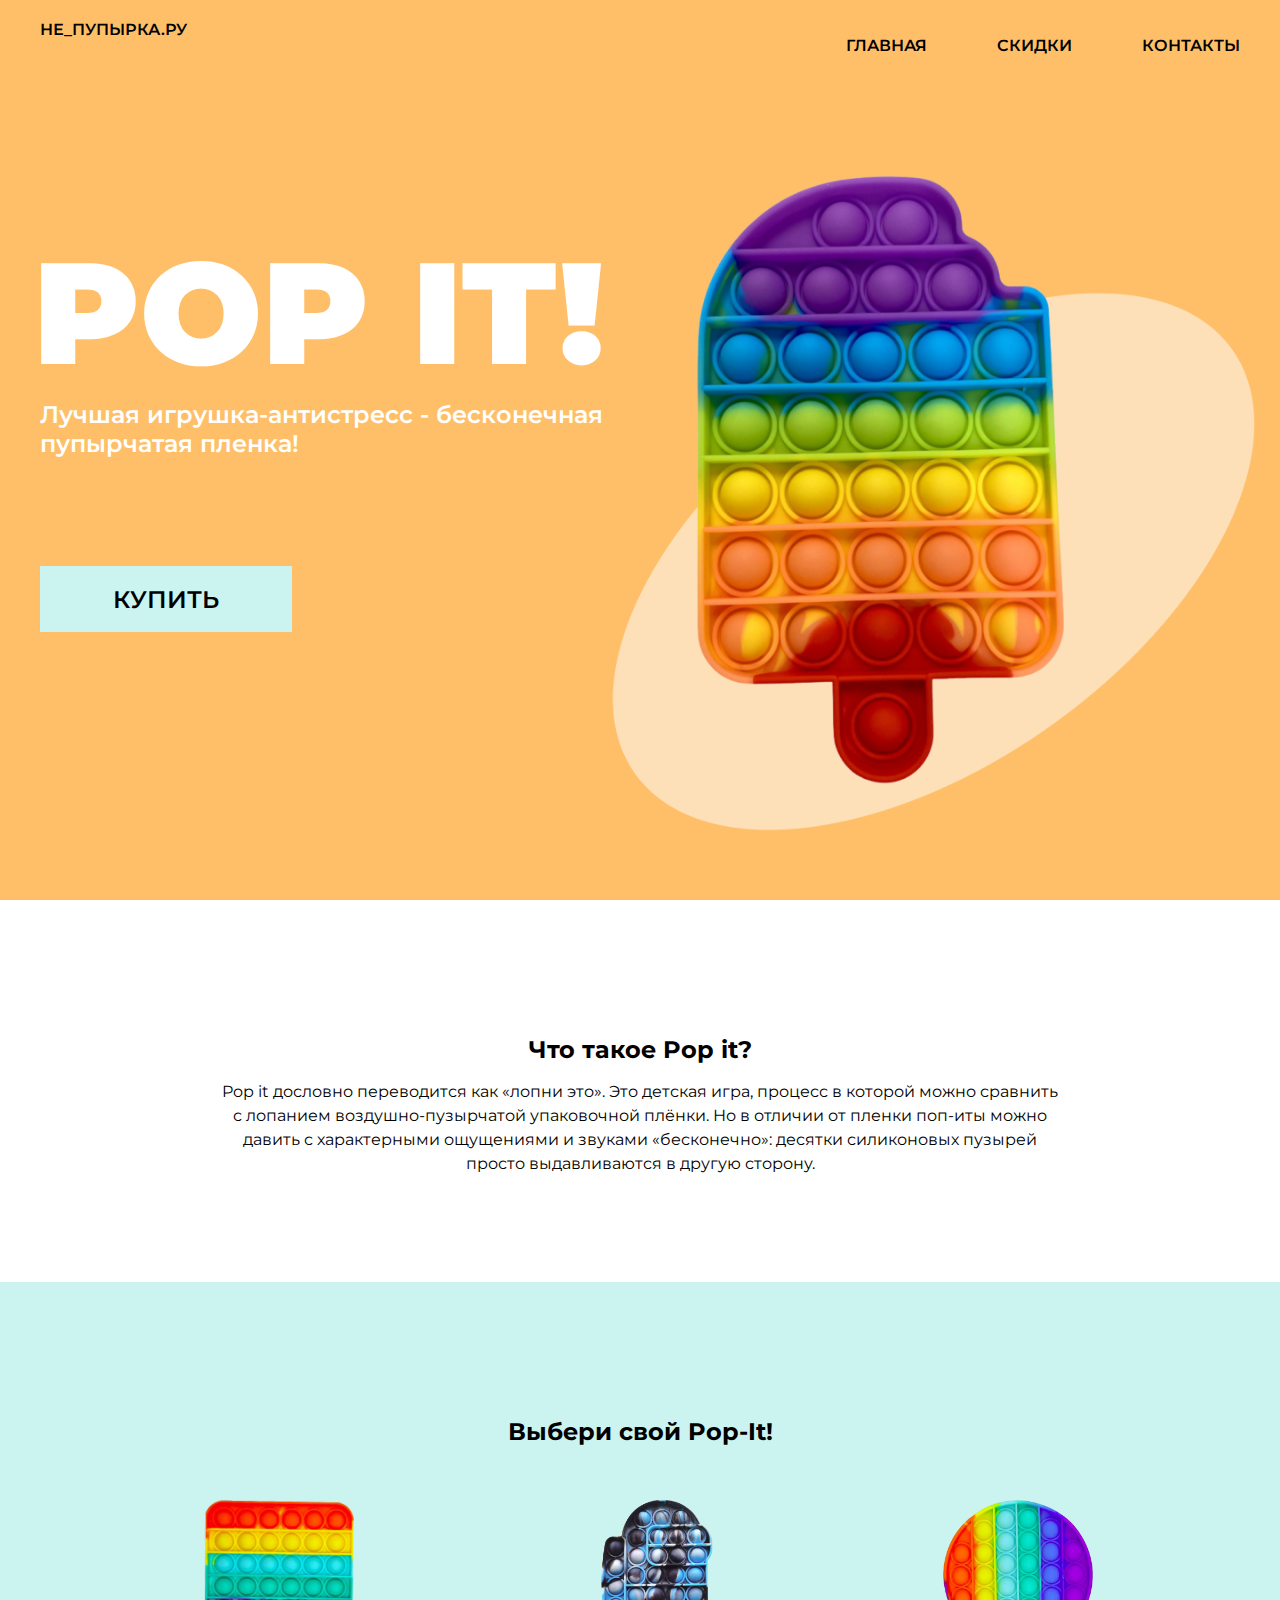
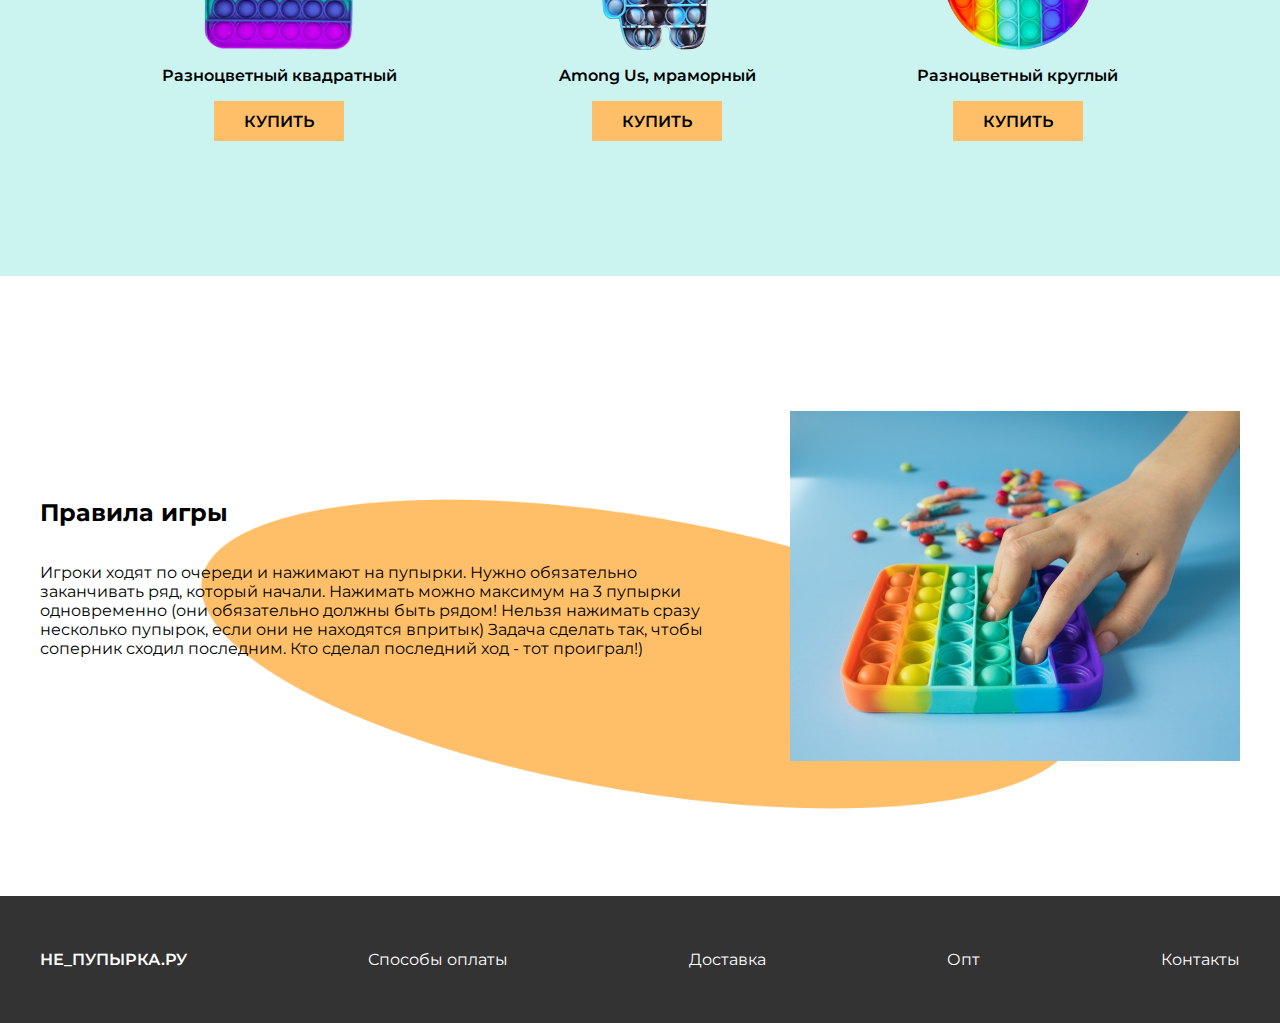
<file: TEST/templates/index.html>
<!DOCTYPE html>
<html lang="en">
<head>
    <meta charset="UTF-8">
    <meta http-equiv="X-UA-Compatible" content="IE=edge">
    <meta name="viewport" content="width=device-width, initial-scale=1.0">
    <title>PopIt</title>
    <link rel="stylesheet" href="../static/style.css">
</head>
<body>
    <header>
        <div class="window_size">
            <div class="headerInner">
                <a class="logo" href="/">НЕ_ПУПЫРКА.РУ</a>
                <nav>
                    <ul>
                        <li><a class="menu" href="/">ГЛАВНАЯ</a></li>
                        <li><a class="menu" href="/specialoffer">СКИДКИ</a></li>
                        <li><a class="menu" href="/contacts">КОНТАКТЫ</a></li>
                    </ul>
                </nav>
            </div>    
        </div>
    </header>
    <main>
        <section class="banner">
            <div class="window_size">
                <div class="banner_first">
                    <h1>POP IT!</h1>
                    <p class="banner_first__text">Лучшая игрушка-антистресс - бесконечная</p>
                    <p class="banner_first__text">пупырчатая пленка!</p>
                    <a class="banner_first_buy" href="/buy">КУПИТЬ</a>
                </div>  
            </div>   
        </section>
        <section class="popit">
            <div class="window_size">
                <div class="popit_banner">
                    <h2>Что такое Pop it?</h2>
                    <p class="popit_banner__info">Pop it дословно переводится как «лопни это». Это детская игра, процесс в которой можно сравнить с лопанием воздушно-пузырчатой упаковочной плёнки. Но в отличии от пленки поп-иты можно давить с характерными ощущениями и звуками «бесконечно»: десятки силиконовых пузырей просто выдавливаются в другую сторону.</p>
                </div>
            </div>
        </section>  
        <section>
            <div class="buy_wrapper">
                    <h2>Выбери свой Pop-It!</h2>
                    <div class="buy_grid">  
                        <div class="buy_grid__item">
                            <img class="buy_grid__item_product" src="../static/images/square.png">
                            <p>Разноцветный квадратный</p>
                            <a class="buy_grid__item_buy" href="/buy">КУПИТЬ</a>
                        </div>
                        <div class="buy_grid__item">
                            <img class="buy_grid__item_product" src="../static/images/amongus.png">
                            <p>Among Us, мраморный</p>
                            <a class="buy_grid__item_buy" href="/buy">КУПИТЬ</a>
                        </div>
                        <div class="buy_grid__item">
                            <img class="buy_grid__item_product" src="../static/images/round.png">
                            <p>Разноцветный круглый</p>
                            <a class="buy_grid__item_buy" href="/buy">КУПИТЬ</a>
                        </div>
                </div>
            </div>
        </section>
        <section>
            <div class="window_size">
                <div class="rules">    
                    <div class="rules_inner">
                        <h2>Правила игры</h2>
                        <p class="rules_text">
                            Игроки ходят по очереди и нажимают на пупырки. Нужно обязательно заканчивать ряд, который начали. Нажимать можно максимум на 3 пупырки одновременно (они обязательно должны быть рядом! Нельзя нажимать сразу несколько пупырок, если они не находятся впритык) Задача сделать так, чтобы соперник сходил последним. Кто сделал последний ход - тот проиграл!)
                        </p>
                    </div>
                    <img class="rules_photo" src="../static/images/photo.jpg">
                </div>
            </div>    
        </section>                
    </main>
    <footer>
        <div class="window_size">
            <div class="footer_inner">
                <p class="footer_inner__logo">НЕ_ПУПЫРКА.РУ</p>
                <a class="footer_inner__a" href="/">Способы оплаты</a>
                <a class="footer_inner__a" href="/">Доставка</a>
                <a class="footer_inner__a" href="/">Опт</a>
                <a class="footer_inner__a" href="/contacts">Контакты</a>
            </div>
        </div>    
    </footer>
</body>
</html>
</file>
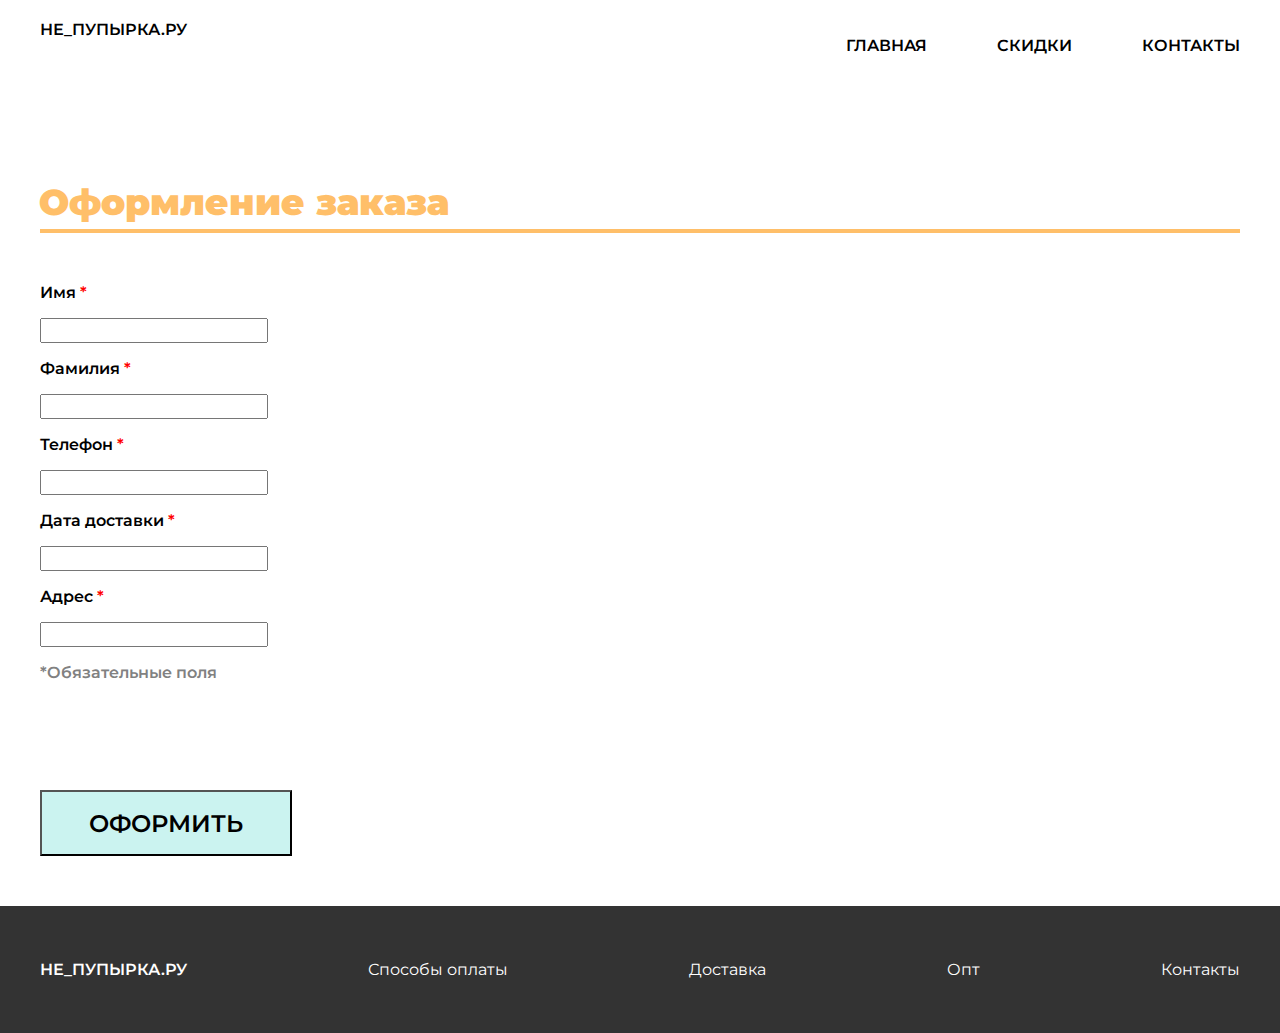
<file: TEST/templates/buy.html>
<!DOCTYPE html>
<html lang="en">
<head>
    <meta charset="UTF-8">
    <meta http-equiv="X-UA-Compatible" content="IE=edge">
    <meta name="viewport" content="width=device-width, initial-scale=1.0">
    <title>Купить PopIt</title>
    <link rel="stylesheet" href="../static/style.css">
</head>
<body>
    <header>
        <div class="window_size">
            <div class="headerInner">
                <a class="logo" href="/">НЕ_ПУПЫРКА.РУ</a>
                <nav>
                    <ul>
                        <li><a class="menu" href="/">ГЛАВНАЯ</a></li>
                        <li><a class="menu" href="/specialoffer">СКИДКИ</a></li>
                        <li><a class="menu" href="/contacts">КОНТАКТЫ</a></li>
                    </ul>
                </nav>
            </div>    
        </div>
    </header>
    <main>
        <section class="checkout_form">
            <div class="window_size">
                <div class="checkout_form_window">
                    <h1 class="checkout_form_window__buy_h1">Оформление заказа</h1>
                    <div class="checkout_form_window__line"></div>
                    <form action="#" name="newform" method="post">
                        <div class="formInputs">
                            <p class="">Имя<span class="red"> *</span></p>
                            <input type="text">
                            <p class="">Фамилия<span class="red"> *</span></p>
                            <input type="text">
                            <p class="">Телефон<span class="red"> *</span></p>
                            <input type="text">
                            <p class="">Дата доставки<span class="red"> *</span></p>
                            <input type="text">
                            <p class="">Адрес<span class="red"> *</span></p>
                            <input type="text">
                            <p class="checkout_form_window__line_info">*Обязательные поля</p>
                            <input class="checkout_form_window__line_buy" type="button" value="ОФОРМИТЬ">
                        </div>
                    </form>
                </div>  
            </div>   
        </section>
    </main>
    <footer>
        <div class="window_size">
            <div class="footer_inner">
                <p class="footer_inner__logo">НЕ_ПУПЫРКА.РУ</p>
                <a class="footer_inner__a" href="/">Способы оплаты</a>
                <a class="footer_inner__a" href="/">Доставка</a>
                <a class="footer_inner__a" href="/">Опт</a>
                <a class="footer_inner__a" href="/contacts">Контакты</a>
            </div>
        </div>    
    </footer>
</body>
</html>
</file>
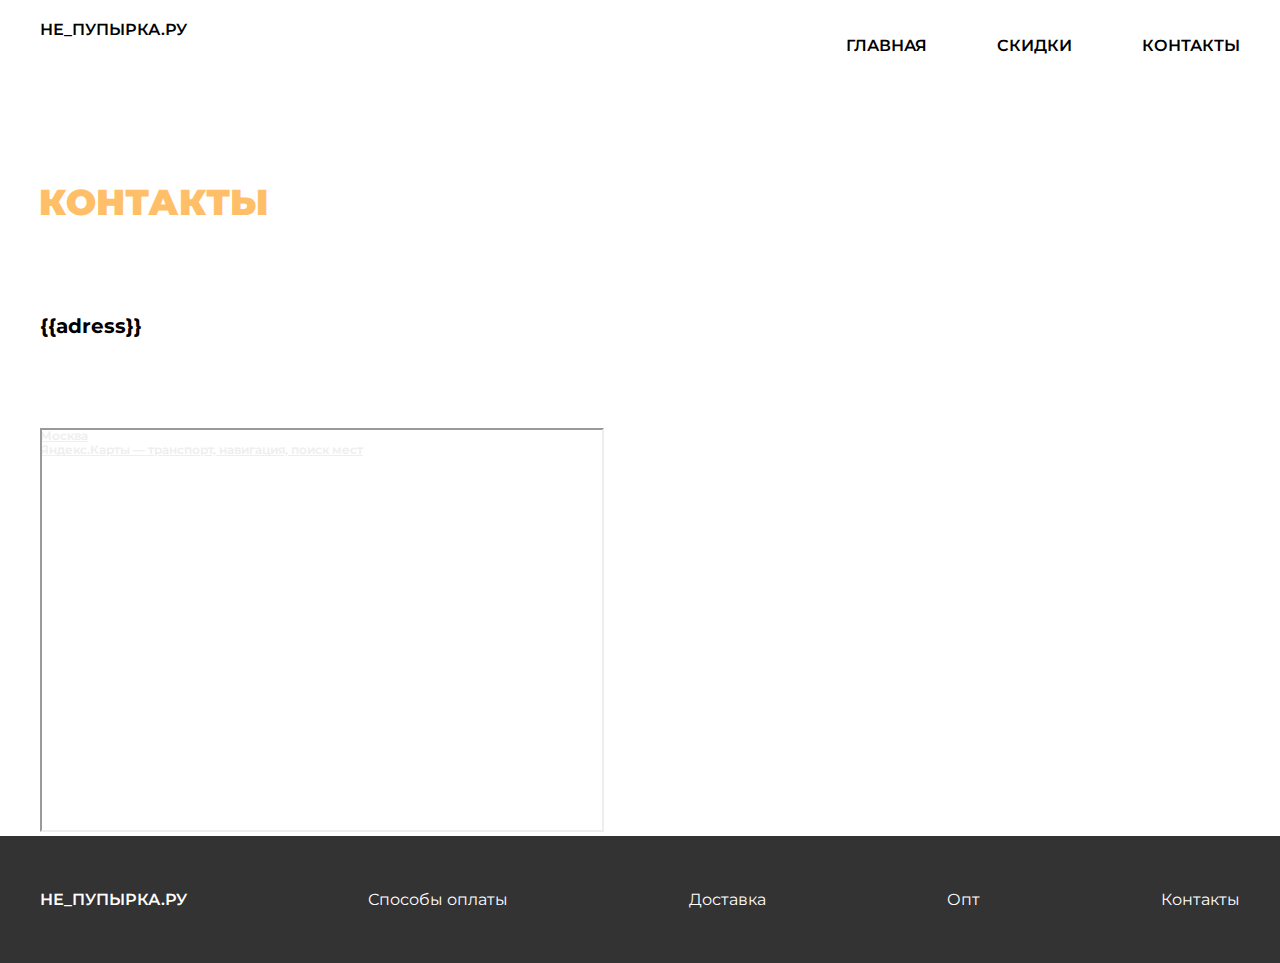
<file: TEST/templates/contacts.html>
<!DOCTYPE html>
<html lang="en">
<head>
    <meta charset="UTF-8">
    <meta http-equiv="X-UA-Compatible" content="IE=edge">
    <meta name="viewport" content="width=device-width, initial-scale=1.0">
    <title>Купить PopIt</title>
    <link rel="stylesheet" href="../static/style.css">
</head>
<body>
    <header>
        <div class="window_size">
            <div class="headerInner">
                <a class="logo" href="/">НЕ_ПУПЫРКА.РУ</a>
                <nav>
                    <ul>
                        <li><a class="menu" href="/">ГЛАВНАЯ</a></li>
                        <li><a class="menu" href="/specialoffer">СКИДКИ</a></li>
                        <li><a class="menu" href="/contacts">КОНТАКТЫ</a></li>
                    </ul>
                </nav>
            </div>    
        </div>
    </header>
    <main>
        <section class="checkout_form">
            <div class="window_size">
                <div class="checkout_form">
                    <h1 class="checkout_form__buy">КОНТАКТЫ</h1>
                    <div class="line"></div>
                    <h3 class="checkout_form__sale_h1" style="font-size:20px">{{adress}}</h3>
                    <!-- Строкой ниже следует встаить виджет yandex карт -->
                    <div style="position:relative;overflow:hidden;"><a href="https://yandex.ru/maps/213/moscow/?utm_medium=mapframe&utm_source=maps" style="color:#eee;font-size:12px;position:absolute;top:0px;">Москва</a><a href="https://yandex.ru/maps/213/moscow/?ll=37.619569%2C55.751384&utm_medium=mapframe&utm_source=maps&z=18" style="color:#eee;font-size:12px;position:absolute;top:14px;">Яндекс.Карты — транспорт, навигация, поиск мест</a><iframe src="https://yandex.ru/map-widget/v1/-/CCUiAHuzLA" width="560" height="400" frameborder="1" allowfullscreen="true" style="position:relative;"></iframe></div>
                </div>  
            </div>   
        </section>
    </main>
    <footer>
        <div class="window_size">
            <div class="footer_inner">
                <p class="footer_inner__logo">НЕ_ПУПЫРКА.РУ</p>
                <a class="footer_inner__a" href="/">Способы оплаты</a>
                <a class="footer_inner__a" href="/">Доставка</a>
                <a class="footer_inner__a" href="/">Опт</a>
                <a class="footer_inner__a" href="/contacts">Контакты</a>
            </div>
        </div>    
    </footer>
</body>
</html>
</file>
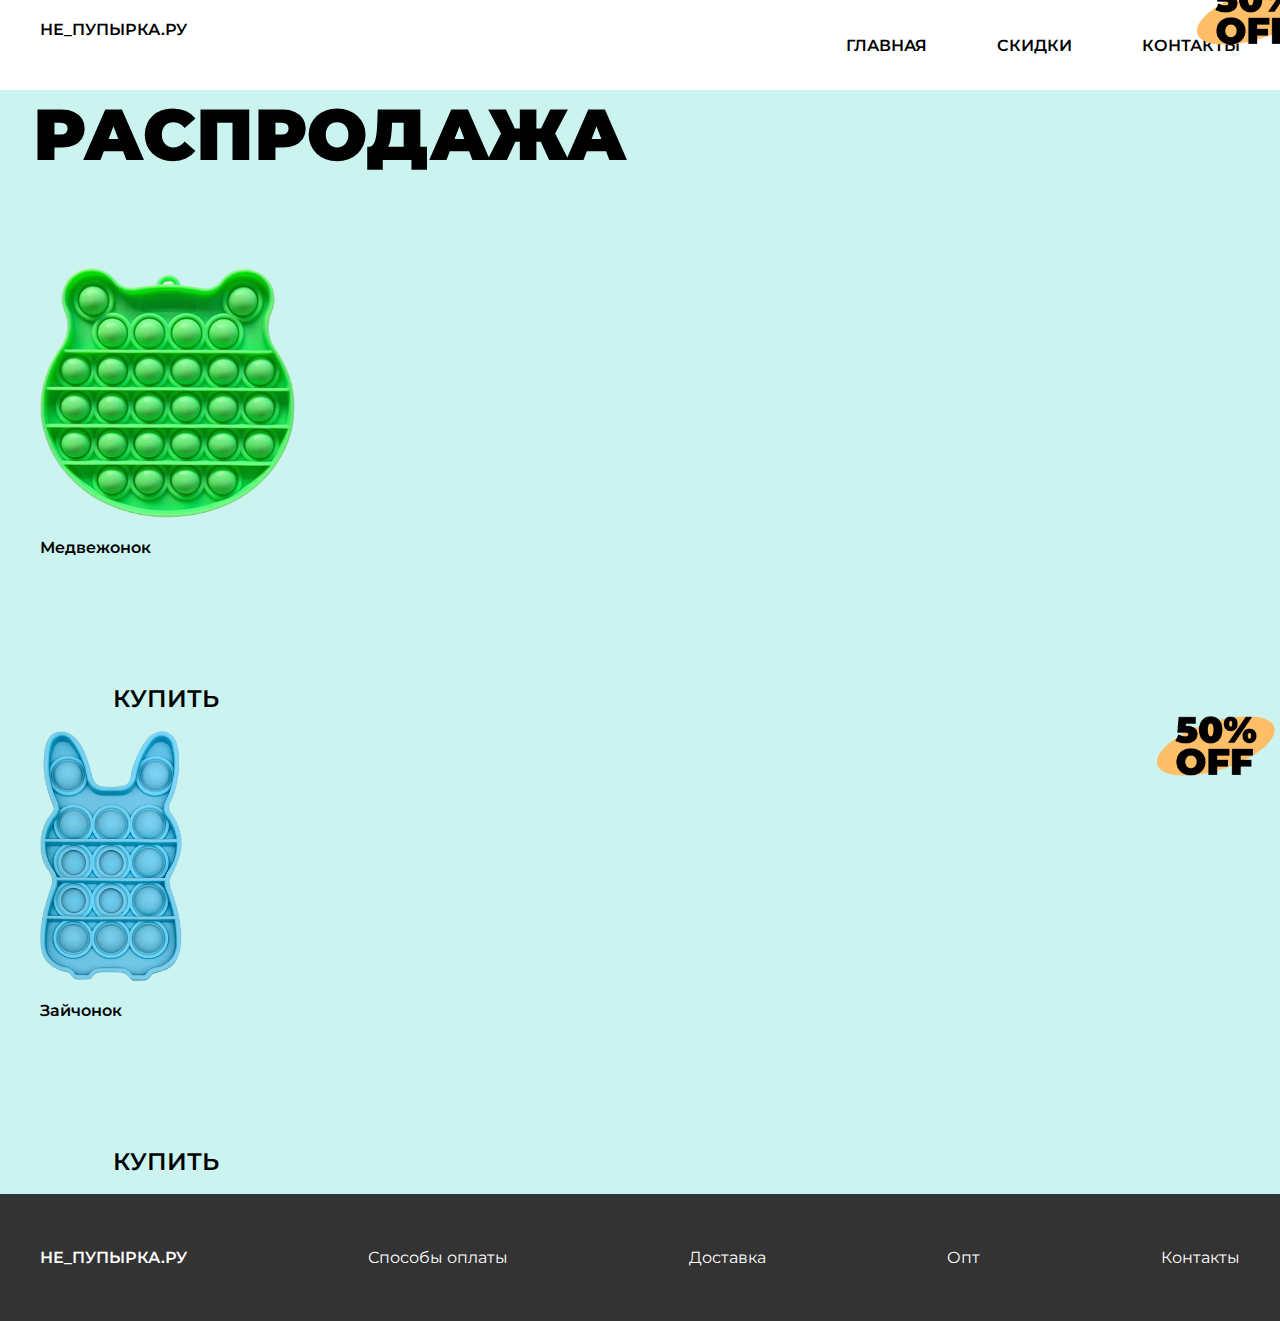
<file: TEST/templates/specialoffer.html>
<!DOCTYPE html>
<html lang="en">
<head>
    <meta charset="UTF-8">
    <meta http-equiv="X-UA-Compatible" content="IE=edge">
    <meta name="viewport" content="width=device-width, initial-scale=1.0">
    <title>Купить PopIt</title>
    <link rel="stylesheet" href="../static/style.css">
</head>
<body>
    <header>
        <div class="window_size">
            <div class="headerInner">
                <a class="logo" href="/">НЕ_ПУПЫРКА.РУ</a>
                <nav>
                    <ul>
                        <li><a class="menu" href="/">ГЛАВНАЯ</a></li>
                        <li><a class="menu" href="/specialoffer">СКИДКИ</a></li>
                        <li><a class="menu" href="/contacts">КОНТАКТЫ</a></li>
                    </ul>
                </nav>
            </div>    
        </div>
    </header>
    <main>
        <section class="offer">
            <div class="window_size">
                <div class="offer_inner">
                    <div class="offer_inner__grid-wrapper">
                        <h1 class="offer_inner__grid-wrapper_sale">РАСПРОДАЖА</h1>
                        <div class="grid">  
                            <div class="offer_inner__grid-wrapper_item">
                                <img class="offer_inner__grid-wrapper_item_sale" src="../static/images/sale1.png">
                                <img class="offer_inner__grid-wrapper_item_img" src="../static/images/sale.png">
                                <p>Медвежонок</p>
                                <a class="offer_inner__grid-wrapper_item_buy" href="/buy">КУПИТЬ</a>
                            </div>
                            <div class="grid-item gridOffer">
                                <img class="offer_inner__grid-wrapper_item_sale" src="../static/images/sale2.png">
                                <img class="offer_inner__grid-wrapper_item_img" src="../static/images/sale.png">
                                <p>Зайчонок</p>
                                <a class="offer_inner__grid-wrapper_item_buy" href="/buy">КУПИТЬ</a>
                            </div>
                        </div> 
                    </div>
                </div>
            </div>   
        </section>
    </main>
    <footer>
        <div class="window_size">
            <div class="footer_inner">
                <p class="footer_inner__logo">НЕ_ПУПЫРКА.РУ</p>
                <a class="footer_inner__a" href="/">Способы оплаты</a>
                <a class="footer_inner__a" href="/">Доставка</a>
                <a class="footer_inner__a" href="/">Опт</a>
                <a class="footer_inner__a" href="/contacts">Контакты</a>
            </div>
        </div>    
    </footer>
</body>
</html>
</file>
<file: TEST/static/style.css>
@import url('https://fonts.googleapis.com/css2?family=Montserrat:wght@400;600;900&display=swap');

body{
    margin: 0;
    font-family: 'Montserrat', sans-serif;
    font-weight: 600;
    font-size: 16px;
}

.window_size{
    width: 100%;
    max-width: 1200px;
    margin: 0 auto;
}

header{
    width: 100%;
    position: absolute;
    top: 0;
    left: 0;
    right: 0;
    z-index: 1000;
}

.logo{
    color: #000;
    text-decoration: none;
}

.headerInner{
    display: flex;
    justify-content: space-between;
    padding-top: 20px;
}

ul{
    list-style: none;
    display: flex;
    justify-content: space-between;
}

li{
    margin-left: 70px;
}

.menu{
    font-weight: 600;
    font-size: 16px;
    text-decoration: none;
    font-weight: 600;
    color: #000000;
}

.banner{
    width: 100%;
    height: 100vh;
    background-color: #ffbf69;
    background-image: url(images/background.png);
    background-size: contain;
    background-position: center;
    background-repeat: no-repeat;
}

.banner_first{
    padding-top: 25vh;
}

h1, h2{
    margin: 0;
}

h1{
    margin-left: -7px;
    color: white;
    font-family: Montserrat;
    font-style: normal;
    font-weight: 900;
    font-size: 144px;
}

.checkout_form_window__buy_h1{
    margin-top: 20vh;
    margin-left: -1px;
    font-size: 36px;
    color: #ffbf69;
}

.checkout_form__buy{
    margin-top: 20vh;
    margin-left: -1px;
    font-size: 36px;
    color: #ffbf69;
}

input{
    font-family: 'Montserrat', sans-serif;
    font-weight: 600;
    font-size: 16px;
}

.checkout_form_window__line{
    width: 100%;
    height: 4px;
    background-color: #ffbf69;
    margin-top: 5px;
    margin-bottom: 50px;
}

.red{
    color:red;
}

.checkout_form_window__line_info{
    color:rgb(129, 129, 129);
}

.checkout_form_window__line_buy{
    margin-top: 12vh;
    display: flex;
    justify-content: center;
    align-items: center;
    width: 252px;
    height: 66px;
    background-color: #CBF3F0;

    font-weight: 600;
    font-size: 24px;
    text-decoration: none;

    color: #000000;
}

.formInputs{
    margin-bottom: 50px;
}

.banner_first__text{
    margin: 0;
    color: white;
    font-family: Montserrat;
    font-style: normal;
    font-weight: 600;
    font-size: 24px;
}

.banner_first_buy{
    margin-top: 12vh;
    display: flex;
    justify-content: center;
    align-items: center;
    width: 252px;
    height: 66px;
    background-color: #CBF3F0;

    font-weight: 600;
    font-size: 24px;
    text-decoration: none;

    color: #000000;
}

.popit_banner{
    margin-top: 15vh;
    margin-bottom: 10vh;
    display: flex;
    flex-direction: column;
    align-items: center;
    text-align: center;
}

.popit_banner__info{
    width: 70%;
    line-height: 1.5em;
    font-weight: 400;
}

.buy_wrapper{
    display: flex;
    flex-direction: column;
    margin-bottom: 15vh;
    text-align: center;
    background-color: #CBF3F0;
    padding-top: 15vh;
    padding-bottom: 15vh;
}

.buy_grid{
    display: flex;
    justify-content: space-evenly;
    margin-top: 6vh;
}

.buy_grid__item{
    display: flex;
    flex-direction: column;
    align-items: center;
}

.buy_grid__item_product{
    height: 150px;
    width: 150px;
}

.buy_grid__item_buy{
    display: flex;
    justify-content: center;
    align-items: center;
    background-color: #ffbf69;
    color: #000;
    text-decoration: none;
    width: 130px;
    height: 40px;
}

.rules{
    display: flex;
    justify-content: space-evenly;
    align-items: center;
    background-image: url(images/bg-grid.png);
    background-size: contain;
    background-position: center;
    background-repeat: no-repeat;
    padding-bottom: 15vh;
}

.rules_inner{
    display: block;
    margin-right: 50px;
    min-width: 50%;
}

.rules_text{
    font-weight: 400;
    margin-top: 4vh;
}

.rules_photo{
    height: 350px;
}

.offer{
    background-color: #CBF3F0;
}

.offerInner{
    margin: 0;
}

.saleWrapper{
    margin-bottom: 0;
}

.offer_inner__grid-wrapper_sale{
    margin-top: 10vh;
    margin-bottom: 10vh;
    font-size: 72px;
    color: #000;
}

.checkout_form__sale_h1{
    margin-top: 10vh;
    margin-bottom: 10vh;
    font-size: 72px;
    color: #000;
}

.gridOffer{
    position: relative;
}

.offer_inner__grid-wrapper_item_img{
    position: absolute;
    z-index: 1000;
    top: -15px;
    right: -35px;
    height: 60px;
}

.offer_inner__grid-wrapper_item_sale{
    height: 250px;
}

.offer_inner__grid-wrapper_item_buy {
margin-top: 12vh;
    display: flex;
    justify-content: center;
    align-items: center;
    width: 252px;
    height: 66px;
    background-color: #CBF3F0;

    font-weight: 600;
    font-size: 24px;
    text-decoration: none;

    color: #000000;
}

footer{
    background-color: rgb(51, 51, 51);
}

.footer_inner{
    display: flex;
    justify-content: space-between;
    padding-top: 6vh;
    padding-bottom: 6vh;
}

.footer_inner__logo{
    margin: 0;
    color: white;
}

.footer_inner__a{
    font-weight: 600;
    font-size: 16px;
    text-decoration: none;
    font-weight: 400;
    color: #fff;
}

@media (min-width: 992px) and (max-width: 1199px) {
    h1{
        margin: 0;
        font-size: 30px;
    }
    .photo{
        height: 350px;
    }
}


@media (min-width: 768px) and (max-width: 991px) {
    h1{
        margin: 0;
        font-size: 20px;
    }
    .photo{
        height: 150px;
    }
    
}

@media (max-width: 767px) {
    h1{
        margin: 0;
        font-size: 20px;
    }
    .photo{
        height: 150px;
    }
}

@media (max-width: 480px) {
    h1{
        margin: 0;
        font-size: 20px;
    }
    .photo{
        height: 150px;
    }
}
</file>
